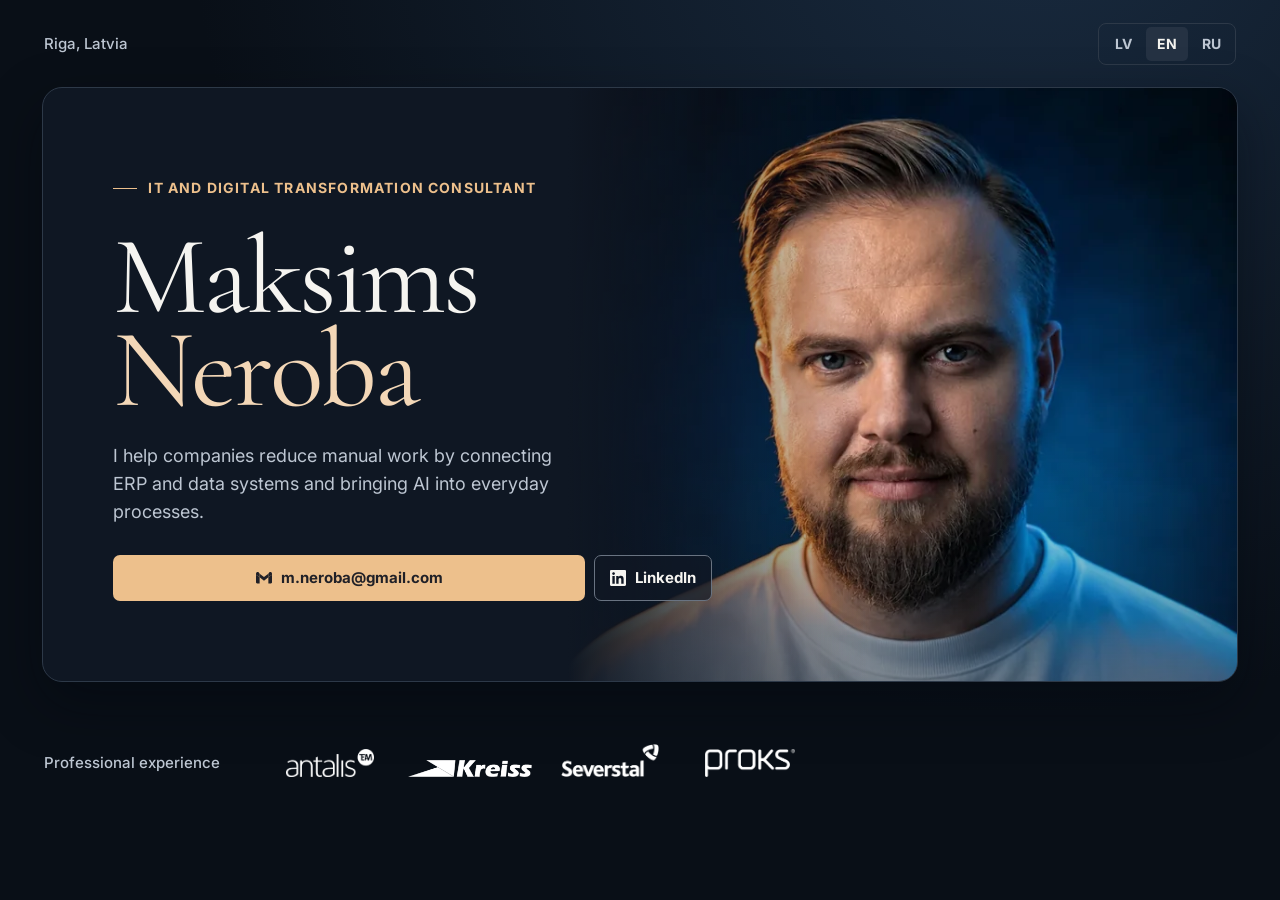
<file: index.html>
<!doctype html>
<html lang="lv">
<head>
  <meta charset="utf-8">
  <meta name="viewport" content="width=device-width, initial-scale=1">
  <meta name="theme-color" content="#090f17">
  <meta name="description" content="Palīdzu uzņēmumiem samazināt manuālo darbu, savienojot ERP un datu sistēmas un ieviešot mākslīgo intelektu ikdienas procesos.">
  <title>Maksims Neroba | IT un digitālās transformācijas konsultants</title>
  <meta name="author" content="Maksims Neroba">

  <link rel="icon" href="./favicon.svg" type="image/svg+xml">
  <link rel="icon" href="./favicon-32.png" sizes="32x32" type="image/png">
  <link rel="apple-touch-icon" sizes="180x180" href="./apple-touch-icon.png">

  <link rel="preconnect" href="https://fonts.googleapis.com">
  <link rel="preconnect" href="https://fonts.gstatic.com" crossorigin>
  <link rel="stylesheet" href="https://fonts.googleapis.com/css2?family=Cormorant+Garamond:wght@400&amp;family=Inter:wght@400;500;600;700&amp;display=swap">
  <link rel="stylesheet" href="./site.css?v=12">
  <script src="./experience.js?v=12" defer></script>
  <script src="./i18n.js?v=12" defer></script>

  <link rel="canonical" href="https://mneroba.github.io/Personal-WEB/">
  <link rel="alternate" hreflang="lv" href="https://mneroba.github.io/Personal-WEB/?lang=lv">
  <link rel="alternate" hreflang="en" href="https://mneroba.github.io/Personal-WEB/?lang=en">
  <link rel="alternate" hreflang="ru" href="https://mneroba.github.io/Personal-WEB/?lang=ru">
  <link rel="alternate" hreflang="x-default" href="https://mneroba.github.io/Personal-WEB/">

  <meta property="og:type" content="profile">
  <meta property="og:site_name" content="Maksims Neroba">
  <meta property="og:title" content="Maksims Neroba | IT un digitālās transformācijas konsultants">
  <meta property="og:description" content="Palīdzu uzņēmumiem samazināt manuālo darbu, savienojot ERP un datu sistēmas un ieviešot mākslīgo intelektu ikdienas procesos.">
  <meta property="og:url" content="https://mneroba.github.io/Personal-WEB/">
  <meta property="og:image" content="https://mneroba.github.io/Personal-WEB/og-image.jpg">
  <meta property="og:image:secure_url" content="https://mneroba.github.io/Personal-WEB/og-image.jpg">
  <meta property="og:image:type" content="image/jpeg">
  <meta property="og:image:width" content="1200">
  <meta property="og:image:height" content="630">
  <meta property="og:image:alt" content="Maksims Neroba — IT un digitālās transformācijas konsultants">
  <meta property="og:locale" content="lv_LV">
  <meta property="og:locale:alternate" content="en_US">
  <meta property="og:locale:alternate" content="ru_RU">
  <meta name="twitter:card" content="summary_large_image">
  <meta name="twitter:title" content="Maksims Neroba | IT un digitālās transformācijas konsultants">
  <meta name="twitter:description" content="Palīdzu uzņēmumiem samazināt manuālo darbu, savienojot ERP un datu sistēmas un ieviešot mākslīgo intelektu ikdienas procesos.">
  <meta name="twitter:image" content="https://mneroba.github.io/Personal-WEB/og-image.jpg">
  <meta name="twitter:image:alt" content="Maksims Neroba — IT un digitālās transformācijas konsultants">

  <script type="application/ld+json" id="person-schema">
  {
    "@context": "https://schema.org",
    "@type": "Person",
    "name": "Maksims Neroba",
    "url": "https://mneroba.github.io/Personal-WEB/",
    "image": "https://mneroba.github.io/Personal-WEB/og-image.jpg",
    "jobTitle": "IT un digitālās transformācijas konsultants",
    "email": "m.neroba@gmail.com",
    "address": {
      "@type": "PostalAddress",
      "addressLocality": "Rīga",
      "addressCountry": "LV"
    },
    "sameAs": ["https://www.linkedin.com/in/mneroba"],
    "knowsLanguage": ["lv", "en", "ru"]
  }
  </script>
</head>
<body>
  <div class="page">
    <header class="masthead">
      <p class="location" data-i18n="location">Rīga, Latvija</p>
      <nav class="language" aria-label="Valoda" data-i18n-aria-label="languageAria">
        <a href="./?lang=lv" data-lang="lv" hreflang="lv" lang="lv" aria-label="LV — Latviešu" aria-current="page">LV</a>
        <a href="./?lang=en" data-lang="en" hreflang="en" lang="en" aria-label="EN — English">EN</a>
        <a href="./?lang=ru" data-lang="ru" hreflang="ru" lang="ru" aria-label="RU — Русский">RU</a>
      </nav>
    </header>
    <main>
      <div class="intro">
        <section class="identity" id="about" aria-labelledby="name">
          <p class="role" data-i18n="role">IT un digitālās transformācijas konsultants</p>
          <h1 id="name"><span data-i18n="firstName">Maksims</span> <span data-i18n="lastName">Neroba</span></h1>
          <p class="description" data-i18n="intro">Palīdzu uzņēmumiem samazināt manuālo darbu, savienojot ERP un datu sistēmas un ieviešot mākslīgo intelektu ikdienas procesos.</p>
          <address class="contacts" id="contact" aria-label="Kontakti" data-i18n-aria-label="contactsAria">
            <a class="contact-link primary" href="mailto:m.neroba@gmail.com" aria-label="Rakstīt e-pastu Maksimam Nerobam: m.neroba@gmail.com" data-i18n-aria-label="emailAria">
              <svg class="gmail-icon" viewBox="0 0 24 24" width="16" height="16" aria-hidden="true" focusable="false">
                <path class="gmail-blue" d="M1.636 20.182h3.819v-9.152L0 6.99v11.556c0 .904.732 1.636 1.636 1.636z"/>
                <path class="gmail-green" d="M18.545 20.182h3.819c.904 0 1.636-.732 1.636-1.636V6.99l-5.455 4.04v9.152z"/>
                <path class="gmail-yellow" d="M18.545 5.455v5.576L24 6.991V5.455c0-2.023-2.309-3.178-3.927-1.964l-1.528 1.964z"/>
                <path class="gmail-red" d="M5.454 11.03V5.455L12 10.364l6.545-4.909v5.575L12 15.939l-6.546-4.909z"/>
                <path class="gmail-dark-red" d="M0 5.455v1.536l5.455 4.04V5.455L3.927 3.491C2.309 2.277 0 3.432 0 5.455z"/>
              </svg>
              m.neroba@gmail.com
            </a>
            <a class="contact-link secondary" href="https://www.linkedin.com/in/mneroba" rel="me">
              <svg class="linkedin-icon" viewBox="0 0 24 24" width="16" height="16" aria-hidden="true" focusable="false">
                <path d="M20.447 20.452h-3.554v-5.569c0-1.328-.027-3.037-1.852-3.037-1.853 0-2.136 1.445-2.136 2.939v5.667H9.351V9h3.414v1.561h.046c.477-.9 1.637-1.85 3.37-1.85 3.601 0 4.267 2.37 4.267 5.455v6.286zM5.337 7.433c-1.144 0-2.063-.926-2.063-2.065 0-1.138.92-2.063 2.063-2.063 1.14 0 2.064.925 2.064 2.063 0 1.139-.925 2.065-2.064 2.065zm1.782 13.019H3.555V9h3.564v11.452zM22.225 0H1.771C.792 0 0 .774 0 1.729v20.542C0 23.227.792 24 1.771 24h20.451C23.2 24 24 23.227 24 22.271V1.729C24 .774 23.2 0 22.225 0z"/>
              </svg>
              LinkedIn
            </a>
          </address>
        </section>
        <div class="portrait">
          <img src="./portrait.webp" srcset="./portrait-720.webp 720w, ./portrait.webp 1012w" sizes="(max-width: 760px) calc(100vw - 32px), 56vw" width="1012" height="1265" alt="Maksima Nerobas portrets" data-i18n-alt="portraitAlt" fetchpriority="high">
        </div>
      </div>
      <section class="experience" aria-labelledby="experience-title">
        <h2 id="experience-title" data-i18n="experienceTitle">Profesionālā pieredze</h2>
        <ul role="list">
          <li class="company">
            <button class="company-trigger" type="button" aria-haspopup="dialog" aria-expanded="false" aria-controls="antalis-info">
              <img loading="lazy" decoding="async" src="./logos/antalis-white.webp" width="420" height="133" alt="Antalis">
              <img loading="lazy" decoding="async" class="company-color" src="./logos/antalis.webp" width="420" height="133" alt="" aria-hidden="true">
            </button>
            <dialog class="company-card" id="antalis-info" aria-labelledby="antalis-title">
              <div class="company-card-content">
                <button class="card-close" type="button" aria-label="Aizvērt" data-i18n-aria-label="close"><span aria-hidden="true">×</span></button>
                <strong id="antalis-title">Antalis</strong>
                <p data-i18n="antalisDesc">Papīra, iepakojuma un vizuālās komunikācijas materiālu izplatītājs uzņēmumiem.</p>
              </div>
            </dialog>
          </li>
          <li class="company">
            <button class="company-trigger" type="button" aria-haspopup="dialog" aria-expanded="false" aria-controls="kreiss-info">
              <img loading="lazy" decoding="async" src="./logos/kreiss-white.webp" width="234" height="33" alt="Kreiss">
              <img loading="lazy" decoding="async" class="company-color" src="./logos/kreiss.webp" width="234" height="33" alt="" aria-hidden="true">
            </button>
            <dialog class="company-card" id="kreiss-info" aria-labelledby="kreiss-title">
              <div class="company-card-content">
                <button class="card-close" type="button" aria-label="Aizvērt" data-i18n-aria-label="close"><span aria-hidden="true">×</span></button>
                <strong id="kreiss-title">Kreiss</strong>
                <p data-i18n="kreissDesc">Latvijas loģistikas uzņēmums, kas nodrošina kravu autopārvadājumus un noliktavu pakalpojumus Eiropā.</p>
              </div>
            </dialog>
          </li>
          <li class="company">
            <button class="company-trigger" type="button" aria-haspopup="dialog" aria-expanded="false" aria-controls="severstal-distribution-info">
              <img loading="lazy" decoding="async" src="./logos/severstal-distribution-white.webp" width="420" height="142" alt="Severstal Distribution">
              <img loading="lazy" decoding="async" class="company-color" src="./logos/severstal-distribution.webp" width="420" height="142" alt="" aria-hidden="true">
            </button>
            <dialog class="company-card" id="severstal-distribution-info" aria-labelledby="severstal-distribution-title">
              <div class="company-card-content">
                <button class="card-close" type="button" aria-label="Aizvērt" data-i18n-aria-label="close"><span aria-hidden="true">×</span></button>
                <strong id="severstal-distribution-title">Severstal Distribution</strong>
                <p data-i18n="severstalDesc">Tērauda apstrādes un izplatīšanas uzņēmums Rīgā. Kopš 2023. gada darbojas ar nosaukumu Marcegaglia Baltics.</p>
              </div>
            </dialog>
          </li>
          <li class="company">
            <button class="company-trigger" type="button" aria-haspopup="dialog" aria-expanded="false" aria-controls="proks-info">
              <img loading="lazy" decoding="async" src="./logos/proks-white.webp" width="420" height="130" alt="Proks">
              <img loading="lazy" decoding="async" class="company-color" src="./logos/proks.webp" width="420" height="130" alt="" aria-hidden="true">
            </button>
            <dialog class="company-card" id="proks-info" aria-labelledby="proks-title">
              <div class="company-card-content">
                <button class="card-close" type="button" aria-label="Aizvērt" data-i18n-aria-label="close"><span aria-hidden="true">×</span></button>
                <strong id="proks-title">Proks</strong>
                <p data-i18n="proksDesc">Plaša patēriņa elektronikas un datoru komponentu vairumtirgotājs Rīgā.</p>
              </div>
            </dialog>
          </li>
        </ul>
      </section>
    </main>
  </div>
</body>
</html>
</file>
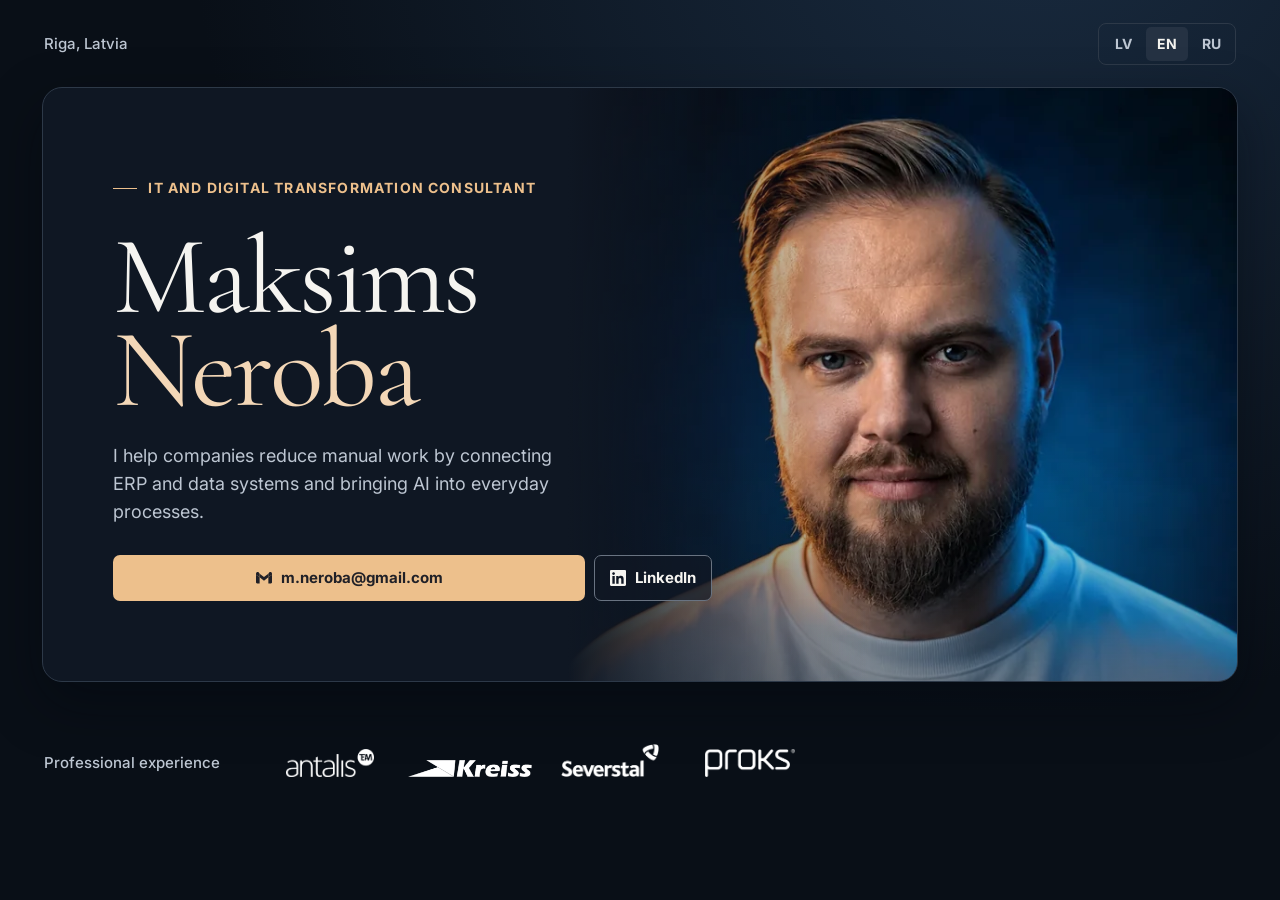
<file: en.html>
<!doctype html>
<html lang="en">
<head>
  <meta charset="utf-8">
  <meta name="robots" content="noindex">
  <meta http-equiv="refresh" content="0; url=./?lang=en">
  <link rel="canonical" href="https://mneroba.github.io/Personal-WEB/?lang=en">
  <title>Maksims Neroba | IT and digital transformation consultant</title>
  <script>window.location.replace("./?lang=en");</script>
</head>
<body>
  <p><a href="./?lang=en">Continue in English</a></p>
</body>
</html>
</file>
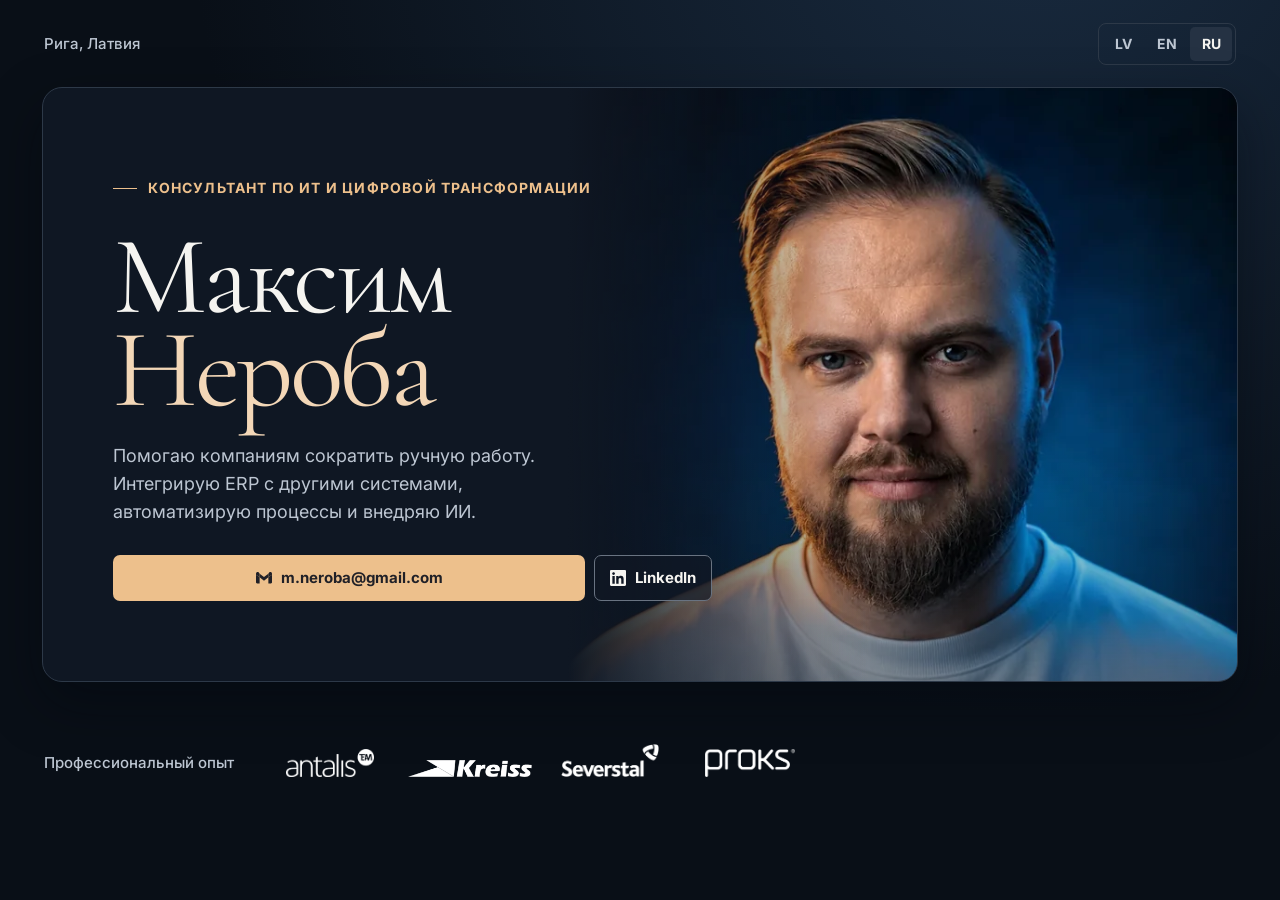
<file: ru.html>
<!doctype html>
<html lang="ru">
<head>
  <meta charset="utf-8">
  <meta name="robots" content="noindex">
  <meta http-equiv="refresh" content="0; url=./?lang=ru">
  <link rel="canonical" href="https://mneroba.github.io/Personal-WEB/?lang=ru">
  <title>Максим Нероба | Консультант по ИТ и цифровой трансформации</title>
  <script>window.location.replace("./?lang=ru");</script>
</head>
<body>
  <p><a href="./?lang=ru">Продолжить на русском</a></p>
</body>
</html>
</file>
<file: site.css>
:root {
  color-scheme: dark;
  --night: #090f17;
  --hero: #0f1723;
  --ink: #f5f4f0;
  --muted: #bdc6d2;
  --warm: #edc08c;
  --rule: #2d3948;
}

* { box-sizing: border-box; }

body {
  margin: 0;
  min-height: 100vh;
  background: radial-gradient(ellipse at 81% -15%, #192b40, transparent 58%), var(--night);
  color: var(--ink);
  font: 1rem/1.55 "Inter", system-ui, sans-serif;
}

a { color: inherit; }

a:focus-visible {
  outline: 2px solid var(--warm);
  outline-offset: 4px;
}

h1, h2, p, ul, address { margin: 0; }

.page {
  width: min(100% - 84px, 1200px);
  margin-inline: auto;
}

.masthead {
  display: flex;
  align-items: center;
  justify-content: space-between;
  gap: 16px;
  min-height: 87px;
  padding-inline: 2px;
}

.location {
  color: var(--muted);
  font-size: .94rem;
  font-weight: 500;
}

.language {
  display: flex;
  gap: 2px;
  padding: 3px;
  border: 1px solid var(--rule);
  border-radius: 8px;
}

.language a {
  display: grid;
  place-items: center;
  min-width: 42px;
  min-height: 34px;
  padding-inline: 6px;
  border-radius: 5px;
  color: var(--muted);
  font-size: .875rem;
  font-weight: 700;
  text-decoration: none;
}

.language a[aria-current], .language a:hover {
  background: #253243;
  color: var(--ink);
}

.intro {
  position: relative;
  isolation: isolate;
  display: flex;
  align-items: center;
  min-height: clamp(530px, 46.5vw, 620px);
  overflow: hidden;
  border: 1px solid var(--rule);
  border-radius: 20px;
  background: var(--hero);
  box-shadow: 0 21px 55px #02060d70;
}

.identity {
  z-index: 1;
  width: 56%;
  padding: clamp(36px, 5.5vw, 78px) 0 clamp(36px, 5.5vw, 78px) clamp(32px, 5.5vw, 78px);
}

.role {
  display: flex;
  align-items: center;
  gap: 11px;
  min-height: calc(2 * 1.4em);
  margin-bottom: 22px;
  color: var(--warm);
  font-size: .875rem;
  font-weight: 700;
  letter-spacing: .085em;
  line-height: 1.4;
  text-transform: uppercase;
}

.role::before {
  content: "";
  flex: 0 0 24px;
  height: 1px;
  background: var(--warm);
}

.identity h1 {
  font-family: "Cormorant Garamond", Georgia, serif;
  font-size: clamp(5rem, 8.7vw, 8.6rem);
  font-weight: 400;
  line-height: .84;
  letter-spacing: -.028em;
}

.identity h1 span { display: block; }
.identity h1 span:last-child { color: #f3d7b7; }

.description {
  max-width: 42ch;
  min-height: calc(3 * 1.55em);
  margin-top: 25px;
  color: var(--muted);
  font-size: clamp(1rem, 1.5vw, 1.125rem);
}

.portrait {
  position: absolute;
  inset: 0 0 0 auto;
  width: 56%;
}

.portrait img {
  display: block;
  width: 100%;
  height: 100%;
  object-fit: cover;
  object-position: center 5%;
}

.portrait::after {
  content: "";
  position: absolute;
  inset: 0;
  background:
    linear-gradient(90deg, var(--hero), #0f17239c 15%, transparent 45%),
    linear-gradient(0deg, #090f176b, transparent 39%);
  pointer-events: none;
}

.contacts {
  display: flex;
  gap: 9px;
  margin-top: 29px;
  font-style: normal;
}

.contact-link {
  display: inline-flex;
  align-items: center;
  justify-content: center;
  gap: 9px;
  min-height: 46px;
  padding: 8px 15px;
  border: 1px solid transparent;
  border-radius: 7px;
  font-size: .94rem;
  font-weight: 700;
  text-decoration: none;
  overflow-wrap: anywhere;
}

.contact-link.primary { flex: 1 1 auto; background: var(--warm); color: #202027; }
.contact-link.secondary { flex: 0 0 auto; border-color: #697381; background: #101824b3; }

@media (hover: hover) and (pointer: fine) {
  .contact-link.primary:hover { background: #f9d2a4; }
  .contact-link.secondary:hover { border-color: #0a66c2; color: #0a66c2; }
  .contact-link.secondary:hover .linkedin-icon { fill: #0a66c2; }
  .contact-link.primary:hover .gmail-blue { fill: #4285f4; }
  .contact-link.primary:hover .gmail-green { fill: #34a853; }
  .contact-link.primary:hover .gmail-yellow { fill: #fbbc04; }
  .contact-link.primary:hover .gmail-red { fill: #ea4335; }
  .contact-link.primary:hover .gmail-dark-red { fill: #c5221f; }
}

.gmail-icon,
.linkedin-icon {
  flex: 0 0 16px;
  width: 16px;
  height: 16px;
}

.gmail-icon path { fill: currentColor; }
.linkedin-icon { fill: currentColor; }

.experience {
  position: relative;
  display: flex;
  flex-wrap: wrap;
  align-items: center;
  gap: 12px 28px;
  padding: 57px 2px 31px;
}

.experience h2 {
  flex: 0 0 192px;
  color: var(--muted);
  font-size: .94rem;
  font-weight: 500;
}

.experience ul {
  display: grid;
  grid-template-columns: repeat(4, minmax(0, 1fr));
  gap: 8px;
  width: min(100%, 552px);
  padding: 0;
  list-style: none;
}

.company {
  position: relative;
  min-width: 0;
}

.company-trigger {
  display: grid;
  place-items: end center;
  width: 100%;
  min-height: 46px;
  padding: 4px 3px 7px;
  border: 1px solid transparent;
  border-radius: 7px;
  background: transparent;
  cursor: pointer;
  transition: background-color 160ms ease;
}

.company-trigger:focus-visible {
  outline: 2px solid var(--warm);
  outline-offset: 2px;
}

.company-trigger img {
  grid-area: 1 / 1;
  display: block;
  width: 100%;
  height: var(--logo-height, 28px);
  object-fit: contain;
  object-position: center bottom;
  transition: opacity 160ms ease;
}

/* The raised Severstal emblem takes up part of the image height. */
.company-trigger[aria-controls="severstal-distribution-info"] { --logo-height: 33px; }

.company-color { opacity: 0; }
.company-trigger[aria-expanded="true"] { background: #fdfdfd; }
.company-trigger[aria-expanded="true"] img:first-child { opacity: 0; }
.company-trigger[aria-expanded="true"] .company-color { opacity: 1; }

.company:has(.company-trigger[aria-expanded="true"]) { z-index: 1; }

.company-card {
  position: absolute;
  top: auto;
  right: auto;
  bottom: 100%;
  left: 50%;
  width: min(272px, calc(100vw - 36px));
  height: auto;
  margin: 0;
  padding: 0 0 8px;
  border: 0;
  border-radius: 0;
  background: transparent;
  color: inherit;
  overflow: visible;
  max-width: none;
  max-height: none;
  transform: translateX(-50%);
}

.company:first-child .company-card { left: 0; transform: none; }
.company:last-child .company-card { right: 0; left: auto; transform: none; }

@media (min-width: 761px) {
  .company-card.card-below {
    top: 100%;
    bottom: auto;
    padding: 8px 0 0;
  }
}

.company-card::backdrop {
  background: #02060db3;
  animation: card-backdrop-enter 180ms ease-out;
}

.company-card-content {
  position: relative;
  padding: 13px 15px 14px;
  border: 1px solid #45556a;
  border-radius: 9px;
  background: #172332;
  box-shadow: 0 12px 28px #02060d80;
  animation: company-card-enter 180ms ease-out;
}

.card-close { display: none; }

.company-card strong { color: var(--warm); }
.company-card p { margin-top: 4px; color: var(--ink); font-size: .9rem; }

@keyframes company-card-enter {
  from { opacity: 0; transform: translateY(6px); }
  to { opacity: 1; transform: translateY(0); }
}

@keyframes card-backdrop-enter {
  from { opacity: 0; }
  to { opacity: 1; }
}

@media (max-width: 760px) {
  .page { width: min(100% - 32px, 540px); }
  .masthead { min-height: 71px; gap: 8px; }
  .language a { min-width: 37px; min-height: 36px; }
  .intro { display: block; min-height: 0; border-radius: 15px; }
  .identity {
    position: relative;
    width: auto;
    padding: clamp(250px, 63vw, 375px) 21px 25px;
  }
  .identity h1 { font-size: clamp(4rem, 11vw, 5.7rem); }
  .role { gap: 8px; margin-bottom: 15px; letter-spacing: .06em; }
  .role::before { flex-basis: 14px; }
  .description { min-height: calc(4 * 1.55em); margin-top: 17px; }
  .contacts { margin-top: 21px; }
  .contact-link { gap: 7px; padding-inline: 10px; font-size: .9rem; }
  .portrait { inset: 0 0 auto; width: 100%; height: clamp(293px, 73vw, 438px); }
  .portrait img { object-position: center 9%; }
  .portrait::after { background: linear-gradient(0deg, var(--hero) 0%, #0f1723c9 16%, transparent 55%); }
  .experience { flex-direction: column; align-items: flex-start; gap: 9px; padding-top: 18px; }
  .experience h2 { flex: 0 0 auto; width: 192px; }

  .company:has(.company-trigger[aria-expanded="true"]) { z-index: 40; }
  .company-trigger[aria-expanded="true"] { background: transparent; }
  .company-trigger[aria-expanded="true"] img:first-child { opacity: 1; }
  .company-trigger[aria-expanded="true"] .company-color { opacity: 0; }

  .company-card,
  .company:first-child .company-card,
  .company:last-child .company-card {
    position: fixed;
    inset: auto 16px calc(16px + env(safe-area-inset-bottom, 0px));
    width: auto;
    max-height: calc(100dvh - 32px);
    padding: 0;
    overflow-y: auto;
    transform: none;
  }

  .company-card-content {
    padding-right: 42px;
    border-radius: 12px;
    box-shadow: 0 -12px 40px #02060d99;
  }

  .card-close {
    position: absolute;
    top: 8px;
    right: 8px;
    display: grid;
    place-items: center;
    width: 32px;
    height: 32px;
    padding: 0;
    border: 0;
    border-radius: 6px;
    background: transparent;
    color: var(--muted);
    font-size: 1.5rem;
    line-height: 1;
    cursor: pointer;
  }

  .card-close:hover {
    background: #253243;
    color: var(--ink);
  }

  .card-close:focus-visible {
    outline: 2px solid var(--warm);
    outline-offset: 2px;
  }
}

@media (max-width: 480px) {
  .experience ul { grid-template-columns: repeat(2, minmax(0, 1fr)); max-width: 340px; }
  .contacts { flex-direction: column; }
  .contact-link { width: 100%; flex: 0 0 auto; }
  .description { min-height: calc(4 * 1.55em); }
  .role { min-height: calc(2 * 1.4em); }
}

@media (max-width: 360px) {
  .description { min-height: calc(5 * 1.55em); }
  .role { min-height: calc(3 * 1.4em); }
}

@media (min-width: 761px) and (max-width: 860px) {
  .experience ul { width: min(100%, 448px); }
  .contact-link { gap: 6px; padding-inline: 8px; font-size: .84rem; }
  .description { min-height: calc(4 * 1.55em); }
}

@media (forced-colors: active) {
  .language a[aria-current] { outline: 1px solid; }
  .contact-link { border-color: LinkText; }
}

@media (prefers-reduced-motion: reduce) {
  .company-trigger, .company-trigger img { transition: none; }
  .company-card-content, .company-card::backdrop { animation: none; }
}
</file>
